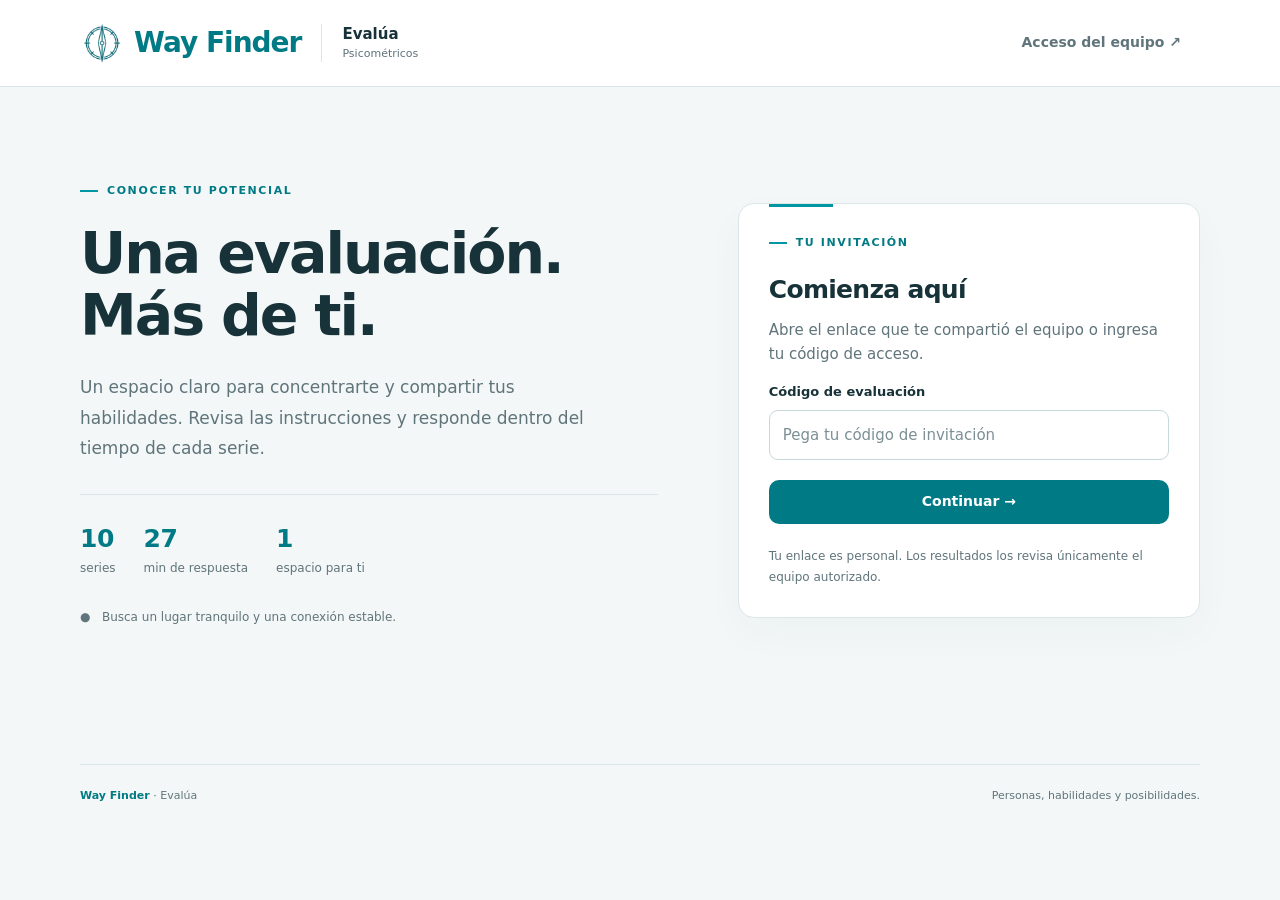
<file: index.html>
<!doctype html><html lang="es"><head><meta charset="utf-8"><meta name="viewport" content="width=device-width,initial-scale=1"><meta name="referrer" content="no-referrer"><meta name="description" content="Way Finder Evalúa. Tu espacio para responder evaluaciones psicométricas."><title>Way Finder · Evalúa</title><link rel="stylesheet" href="style.css"><link rel="icon" type="image/png" href="way-finder-logo.png"></head><body>
<header><a class="brand-lockup" href="./" aria-label="Way Finder Evalúa, inicio"><span class="brand"><img class="brand-logo" src="way-finder-logo.png" alt="" width="44" height="44"><span>Way Finder</span></span><span class="brand-module"><strong>Evalúa</strong><small>Psicométricos</small></span></a><a class="button ghost" href="https://worketers.github.io/Recruitment/admin.html">Acceso del equipo ↗</a></header>
<main id="candidate-main"><p id="invitation-validity" class="notice" role="status" hidden></p><section id="login-screen" class="landing"><div class="intro"><p class="eyebrow">CONOCER TU POTENCIAL</p><h1>Una evaluación.<br>Más de ti.</h1><p class="lead">Un espacio claro para concentrarte y compartir tus habilidades. Revisa las instrucciones y responde dentro del tiempo de cada serie.</p><div class="facts"><span><b>10</b> series</span><span><b id="total-minutes">29</b> min de respuesta</span><span><b>1</b> espacio para ti</span></div><p class="quiet-note">● &nbsp; Busca un lugar tranquilo y una conexión estable.</p></div><div class="card access-card"><p class="eyebrow">TU INVITACIÓN</p><h2>Comienza aquí</h2><p class="muted">Abre el enlace que te compartió el equipo o ingresa tu código de acceso.</p><form id="candidate-login"><label for="candidate-id">Código de evaluación</label><input id="candidate-id" required autocomplete="off" spellcheck="false" placeholder="Pega tu código de invitación"><button id="btn-validate" class="primary full" type="submit">Continuar →</button></form><p id="error-message" class="notice error" role="alert" hidden></p><p class="fine">Tu enlace es personal. Los resultados los revisa únicamente el equipo autorizado.</p></div></section>
<section id="instruction-screen" class="exam-wrap" hidden><div class="section-heading"><div><p class="eyebrow">ANTES DE COMENZAR</p><h1 id="inst-title">Instrucciones</h1></div><span class="badge" id="inst-step"></span></div><div class="progress-track"><div id="inst-progress"></div></div><div class="card"><div class="instruction-time"><span>Tiempo de esta serie</span><strong id="inst-time"></strong><small>El reloj comienza cuando pulses el botón.</small></div><p id="inst-text" class="lead"></p><div class="example-box"><p class="eyebrow">EJEMPLO</p><pre id="inst-example"></pre></div><button id="btn-start-timer" class="primary">Entendido, comenzar serie →</button></div></section>
<section id="test-screen" class="exam-wrap" hidden><div class="test-header"><div><p class="eyebrow" id="test-step"></p><h2 id="serie-title"></h2><p class="muted" id="answer-count" aria-live="polite"></p></div><div class="timer-box"><small>Tiempo restante</small><strong id="timer-display" role="timer">00:00</strong></div></div><form id="answers-form"><div id="questions-container"></div><div class="series-footer"><p class="fine">Al finalizar pasarás a las instrucciones de la siguiente serie.</p><button id="btn-next-serie" class="primary" type="submit">Finalizar serie →</button></div></form></section>
<section id="finish-screen" class="center-wrap" hidden><div class="card"><span class="success-icon" aria-hidden="true">✓</span><p class="eyebrow" id="finish-eyebrow">ENVÍO DE RESPUESTAS</p><h1 id="finish-title">Guardando tu evaluación</h1><p id="finish-message" class="lead" role="status">Mantén esta página abierta mientras confirmamos el guardado.</p><button id="btn-retry" class="primary" hidden>Reintentar envío</button><p id="finish-reference" class="fine"></p></div></section></main>
<dialog id="confirm-series"><div class="dialog-head"><div><p class="eyebrow">ANTES DE CONTINUAR</p><h2>¿Finalizar esta serie?</h2></div></div><div class="dialog-body"><p>Pasarás a la siguiente serie y no podrás volver a estas respuestas.</p><p class="fine">El cronómetro sigue contando mientras decides.</p></div><div class="dialog-actions"><button id="cancel-series" class="secondary">Seguir respondiendo</button><button id="confirm-next" class="primary">Sí, finalizar serie →</button></div></dialog>
<footer><span><strong>Way Finder</strong> · Evalúa</span><span>Personas, habilidades y posibilidades.</span></footer><script src="config.js"></script><script src="data.js"></script><script src="app.js"></script></body></html>
</file>
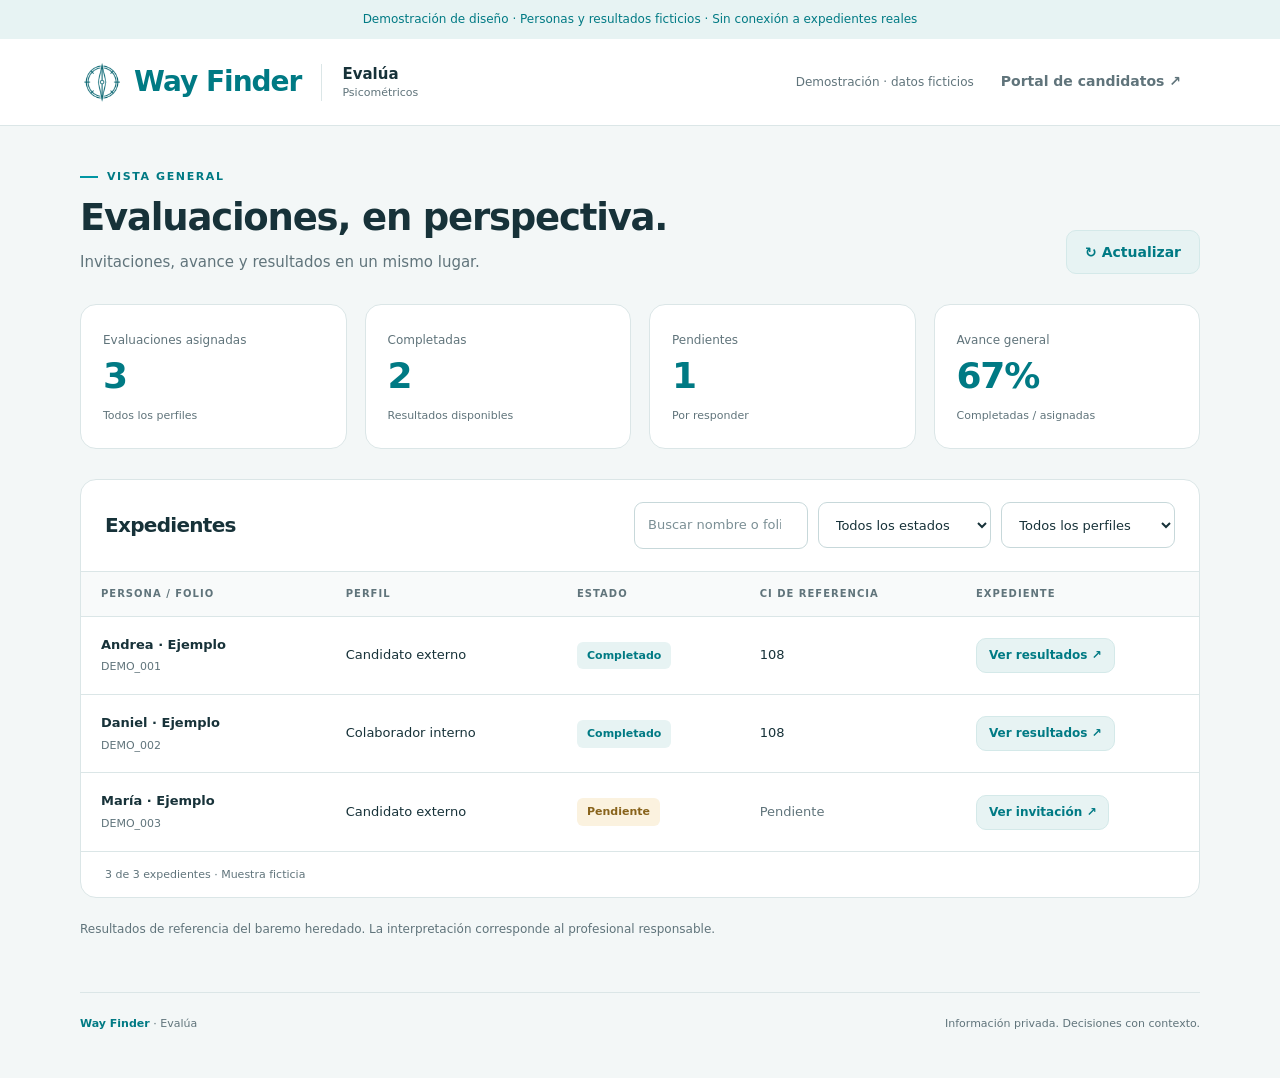
<file: demo.html>
<!doctype html><html lang="es"><head><meta charset="utf-8"><meta name="viewport" content="width=device-width,initial-scale=1"><meta name="referrer" content="no-referrer"><meta name="robots" content="noindex,nofollow"><title>Way Finder · Demostración de resultados</title><link rel="stylesheet" href="style.css"><link rel="icon" type="image/png" href="way-finder-logo.png"></head><body>
<header><a class="brand-lockup" href="./"><span class="brand"><img class="brand-logo" src="way-finder-logo.png" alt="" width="44" height="44"><span>Way Finder</span></span><span class="brand-module"><strong>Evalúa</strong><small>Psicométricos</small></span></a><nav><span id="session-label" class="fine"></span><a class="button ghost" id="candidate-link" href="./">Portal de candidatos ↗</a><button id="logout" class="secondary" hidden>Salir</button></nav></header>
<main><section id="login-panel" class="login-layout"><div><p class="eyebrow">ESPACIO DEL EQUIPO</p><h1>Del resultado<br>a una lectura clara.</h1><p class="lead">Gestiona invitaciones, consulta el avance y reúne cada evaluación en un expediente.</p><p class="quiet-note">● &nbsp; Acceso privado para administración.</p></div><div class="card access-card"><p class="eyebrow">ACCESO AUTORIZADO</p><h2>Bienvenido al equipo</h2><p class="muted">Recibe un código en tu correo autorizado para entrar al panel.</p><form id="request-code"><label for="admin-email">Correo de administración</label><input id="admin-email" type="email" required autocomplete="email" placeholder="tu@empresa.com"><button id="request-button" class="primary full" type="submit">Recibir código →</button></form><form id="verify-code" hidden><label for="admin-code">Código de seis dígitos</label><input id="admin-code" required inputmode="numeric" pattern="[0-9]{6}" maxlength="6" autocomplete="one-time-code" placeholder="000000"><button id="verify-button" class="primary full" type="submit">Entrar al panel →</button></form><p id="login-message" class="notice" role="status" hidden></p><p class="fine">El código vence en diez minutos. La sesión se cierra automáticamente después de dos horas.</p></div></section>
<section id="dashboard" hidden><div class="page-head"><div><p class="eyebrow">VISTA GENERAL</p><h1>Evaluaciones, en perspectiva.</h1><p class="muted">Invitaciones, avance y resultados en un mismo lugar.</p></div><div class="actions"><button id="refresh" class="secondary">↻ Actualizar</button><button id="new-invite" class="primary">+ Nueva invitación</button></div></div><div class="stats"><div class="stat-card"><span>Evaluaciones asignadas</span><strong id="stat-total">—</strong><small>Todos los perfiles</small></div><div class="stat-card"><span>Completadas</span><strong id="stat-done">—</strong><small>Resultados disponibles</small></div><div class="stat-card"><span>Pendientes</span><strong id="stat-pending">—</strong><small>Por responder</small></div><div class="stat-card"><span>Avance general</span><strong id="stat-progress">—</strong><small>Completadas / asignadas</small></div></div><p id="dashboard-error" class="notice error" role="alert" hidden></p><div class="card table-card"><div class="table-tools"><h2>Expedientes</h2><div class="table-filters"><input id="search" aria-label="Buscar por nombre o folio" placeholder="Buscar nombre o folio…" type="search"><select id="status-filter" aria-label="Filtrar por estado"><option value="all">Todos los estados</option><option value="done">Completadas</option><option value="pending">Pendientes</option></select><select id="profile-filter" aria-label="Filtrar por perfil"><option value="all">Todos los perfiles</option><option value="Candidato">Candidatos</option><option value="Empleado">Internos</option></select></div></div><div class="table-scroll"><table><thead><tr><th>Persona / folio</th><th>Perfil</th><th>Estado</th><th>CI de referencia</th><th>Expediente</th></tr></thead><tbody id="records"><tr><td colspan="5" class="empty">Cargando evaluaciones…</td></tr></tbody></table></div><div class="table-foot" id="record-count">Conectando con la hoja…</div></div><p class="admin-footnote">Resultados de referencia del baremo heredado. La interpretación corresponde al profesional responsable.</p></section></main>
<dialog id="invite-dialog"><div class="dialog-head"><div><p class="eyebrow">NUEVA EVALUACIÓN</p><h2>Crea una invitación personal</h2></div><button class="close" aria-label="Cerrar invitación" data-close="invite-dialog">×</button></div><div class="dialog-body"><p class="muted">Genera el enlace y compártelo con la persona que responderá. El sistema no envía mensajes automáticamente.</p><form id="invite-form"><label for="invite-name">Nombre completo</label><input id="invite-name" required maxlength="150" autocomplete="off"><div class="two-fields"><div><label for="invite-type">Perfil</label><select id="invite-type"><option value="Candidato">Candidato externo</option><option value="Empleado">Colaborador interno</option></select></div><div id="age-field"><label for="invite-age">Edad</label><input id="invite-age" type="number" min="18" max="99" required></div></div><label for="invite-email">Correo de referencia <span class="fine">(opcional)</span></label><input id="invite-email" type="email" autocomplete="off"><button id="create-invite" class="primary" type="submit">Crear enlace de evaluación →</button></form><p id="invite-error" class="notice error" hidden role="alert"></p><div id="invitation-result" class="link-result" hidden><p><strong>Invitación creada</strong></p><label for="invitation-url">Enlace personal</label><input id="invitation-url" readonly><div class="actions"><button id="copy-invitation" class="primary">Copiar enlace</button><button id="another-invitation" class="secondary">Crear otra</button></div><p class="fine">Trata este enlace como un acceso privado: permite responder una sola evaluación.</p></div></div></dialog>
<dialog id="result-dialog"><div class="dialog-head"><div><p class="eyebrow">EXPEDIENTE DE EVALUACIÓN</p><h2 id="result-name"></h2><span id="result-status" class="badge"></span></div><button class="close" aria-label="Cerrar expediente" data-close="result-dialog">×</button></div><div id="result-body" class="dialog-body"></div><div class="dialog-actions"><button class="secondary" data-close="result-dialog">Cerrar</button><button id="download-report" class="primary">Descargar reporte PDF ↓</button></div></dialog>
<footer><span><strong>Way Finder</strong> · Evalúa</span><span>Información privada. Decisiones con contexto.</span></footer><script src="config.js"></script><script src="admin.js"></script></body></html>
</file>
<file: style.css>
:root{--wk-primary:#0096a3;--wk-action:#007a84;--wk-ink:#173239;--wk-background:#f3f7f7;--muted:#60747b;--border:#dbe6e7;--soft:#e7f3f3;--radius:16px}*{box-sizing:border-box}body{margin:0;background:var(--wk-background);color:var(--wk-ink);font:15px/1.6 'Segoe UI',system-ui,sans-serif;-webkit-font-smoothing:antialiased}a{color:var(--wk-action);text-decoration:none}button,input,select{font:inherit}button,.button{display:inline-flex;align-items:center;justify-content:center;gap:10px;min-height:44px;padding:10px 18px;border:1px solid transparent;border-radius:10px;font-size:14px;font-weight:650;line-height:1.4;cursor:pointer;transition:background .15s,box-shadow .15s}button:hover,.button:hover{filter:brightness(.95);box-shadow:0 3px 12px #17323912}button:disabled{opacity:.55;cursor:wait}:focus-visible{outline:3px solid var(--wk-primary);outline-offset:3px}.primary{background:var(--wk-action);color:white}.secondary{background:var(--soft);color:var(--wk-action);border-color:#d4e9e9}.ghost{background:transparent;color:var(--muted)}.full{width:100%}[hidden]{display:none!important}
header{background:white;border-bottom:1px solid var(--border);display:flex;align-items:center;justify-content:space-between;gap:24px;padding:21px max(28px,calc((100vw - 1120px)/2))}.brand-lockup{display:flex;align-items:center;gap:20px;color:var(--wk-ink)}.brand{font-size:28px;font-weight:800;color:var(--wk-action);letter-spacing:-1.35px;line-height:1.1}.brand-dot{color:var(--wk-primary)}.brand-module{display:flex;flex-direction:column;border-left:1px solid var(--border);padding-left:20px;line-height:1.35}.brand-module strong{font-size:15px}.brand-module small{font-size:11px;color:var(--muted);margin-top:2px}nav{display:flex;gap:8px;align-items:center}main{max-width:1176px;margin:40px auto;padding:0 28px;min-height:65vh}h1,h2,h3,p{margin-top:0}h1{font-size:clamp(36px,4.5vw,57px);line-height:1.1;letter-spacing:-2px;font-weight:730;margin-bottom:25px}h2{font-size:25px;line-height:1.3;letter-spacing:-.7px;margin-bottom:12px}h3{font-size:17px;letter-spacing:-.3px}.lead{font-size:17px;line-height:1.8;color:var(--muted)}.muted{color:var(--muted)}.eyebrow{display:flex;gap:9px;align-items:center;color:var(--wk-action);font-size:11px;font-weight:750;letter-spacing:1.6px;margin-bottom:22px}.eyebrow:before{content:'';height:2px;width:18px;background:var(--wk-primary);flex-shrink:0}.fine{font-size:12px;color:var(--muted);line-height:1.7}.card{border:1px solid var(--border);border-radius:var(--radius);background:white;padding:30px}.landing{display:grid;grid-template-columns:1.25fr 1fr;gap:80px;align-items:center;padding:55px 0}.intro .lead{max-width:505px}.access-card{box-shadow:0 15px 40px #17323908;position:relative;overflow:hidden}.access-card:before{content:'';position:absolute;top:0;left:30px;width:64px;height:3px;background:var(--wk-primary)}.facts{display:flex;gap:28px;border-top:1px solid var(--border);padding-top:24px;margin:30px 0}.facts span{display:flex;flex-direction:column;color:var(--muted);font-size:12px}.facts b{font-size:25px;color:var(--wk-action);letter-spacing:-.5px}.quiet-note{color:var(--muted);font-size:12px}label{display:block;font-size:13px;font-weight:650;margin:16px 0 7px}input,select{width:100%;padding:12px 13px;min-height:46px;border:1px solid #c7d8da;border-radius:9px;background:white;color:var(--wk-ink)}input::placeholder{color:#7b8f95}form .primary{margin-top:20px}.access-card .fine{margin:22px 0 0}.notice{padding:14px 16px;background:var(--soft);color:var(--wk-ink);border:1px solid #cbe4e3;border-radius:10px;margin:18px 0;font-size:13px}.error{background:#fff1ee;color:#993d30;border-color:#ebc5be}.success-icon{display:inline-flex;background:var(--soft);color:var(--wk-action);align-items:center;justify-content:center;border-radius:50%;width:52px;height:52px;font-size:25px;margin-bottom:28px}
.exam-wrap{max-width:850px;margin:auto}.section-heading{display:flex;justify-content:space-between;align-items:center;gap:20px}.section-heading h1{font-size:34px;letter-spacing:-1px}.section-heading .eyebrow{margin-bottom:10px}.badge{display:inline-flex;align-items:center;padding:5px 10px;border-radius:6px;background:var(--soft);color:var(--wk-action);font-size:11px;font-weight:650;white-space:nowrap}.badge.pending{background:#fbf2df;color:#88631b}.progress-track{height:5px;background:#dceaea;border-radius:5px;margin:5px 0 27px}.progress-track>div{height:100%;background:var(--wk-primary);border-radius:5px}.instruction-time{display:flex;flex-wrap:wrap;align-items:center;gap:10px 20px;border-bottom:1px solid var(--border);padding-bottom:22px;margin-bottom:25px}.instruction-time span{color:var(--muted);font-size:13px}.instruction-time strong{font-size:22px;color:var(--wk-action)}.instruction-time small{width:100%;color:var(--muted);font-size:12px}.example-box{background:var(--wk-background);padding:24px;border:1px solid var(--border);border-radius:12px;margin:25px 0}.example-box pre{white-space:pre-wrap;font:inherit;font-size:14px;margin:0}.test-header{display:flex;justify-content:space-between;align-items:center;gap:20px;background:var(--wk-background);padding:20px 0;border-bottom:1px solid var(--border);margin-bottom:25px;position:sticky;top:0;z-index:2}.test-header .eyebrow{margin-bottom:8px}.test-header h2{font-size:23px}.test-header p{margin-bottom:0}.timer-box{text-align:center;background:white;border:1px solid var(--border);border-radius:12px;padding:12px 20px;min-width:135px}.timer-box small{display:block;font-size:11px;color:var(--muted)}.timer-box strong{font-size:29px;letter-spacing:-1px;font-variant-numeric:tabular-nums;color:var(--wk-action)}.timer-box.warning{border-color:#d7b46a;background:#fffaed}.timer-box.warning strong{color:#88631b}.timer-box.urgent{border-color:#c66b59;background:#fff1ee}.timer-box.urgent strong{color:#993d30}.question-block{margin:0 0 17px;padding:24px;border:1px solid var(--border);border-radius:14px;background:white;min-width:0}.question-block legend{float:left;width:100%;font-size:15px;font-weight:650;margin-bottom:16px;padding:0}.options{clear:both;display:grid;grid-template-columns:1fr 1fr;gap:8px 14px}.option{display:flex;align-items:flex-start;gap:10px;padding:11px 13px;margin:0;border:1px solid var(--border);border-radius:8px;font-size:14px;font-weight:400;cursor:pointer}.option:has(input:checked){background:var(--soft);border-color:var(--wk-primary)}.question-block input[type=radio],.question-block input[type=checkbox]{width:17px;height:17px;min-height:0;flex-shrink:0;margin:3px 0 0;accent-color:var(--wk-action)}.question-block input[type=text]{clear:both;display:block;max-width:380px}.series-footer{display:flex;justify-content:space-between;align-items:center;gap:20px;margin:28px 0}.center-wrap{max-width:650px;margin:70px auto}.center-wrap .card{padding:40px}.center-wrap h1{font-size:35px;letter-spacing:-1px}
.login-layout{display:grid;grid-template-columns:1fr 1fr;gap:90px;align-items:center;max-width:1000px;margin:70px auto}.login-layout h1{font-size:46px}.login-layout .card{max-width:440px}.page-head{display:flex;align-items:flex-end;justify-content:space-between;gap:20px;margin:42px 0 26px}.page-head h1{font-size:37px;letter-spacing:-1.2px;margin-bottom:12px}.page-head .eyebrow{margin-bottom:12px}.page-head p{margin-bottom:0}.actions{display:flex;gap:8px;flex-wrap:wrap}.stats{display:grid;grid-template-columns:repeat(4,1fr);gap:18px;margin:30px 0}.stat-card{border:1px solid var(--border);background:white;border-radius:var(--radius);padding:22px}.stat-card>span{color:var(--muted);font-size:12px}.stat-card strong{display:block;color:var(--wk-action);font-size:36px;letter-spacing:-1.2px;line-height:1.4}.stat-card small{font-size:11px;color:var(--muted)}.table-card{padding:0;overflow:hidden}.table-tools{display:flex;align-items:center;justify-content:space-between;gap:15px;padding:22px 24px;border-bottom:1px solid var(--border)}.table-tools h2{font-size:20px;margin:0}.table-filters{display:flex;gap:10px;max-width:610px;align-items:center}.table-filters input{max-width:280px;font-size:13px}.table-filters select{max-width:180px;font-size:13px}.table-scroll{overflow-x:auto}table{width:100%;border-collapse:collapse;text-align:left;font-size:13px}th{background:#f8fafa;font-size:10px;text-transform:uppercase;letter-spacing:1px;color:var(--muted);padding:14px 20px}td{padding:18px 20px;border-top:1px solid var(--border)}td.name-cell{min-width:180px}td small{display:block;font-size:11px;color:var(--muted);margin-top:3px}td .button{min-height:35px;padding:7px 12px;font-size:12px}.empty{padding:42px 24px;text-align:center;color:var(--muted)}.empty strong{display:block;font-size:17px;color:var(--wk-ink);margin-bottom:8px}.table-foot{padding:14px 24px;border-top:1px solid var(--border);font-size:11px;color:var(--muted)}.admin-footnote{margin:22px 0;font-size:12px;color:var(--muted)}
dialog{border:1px solid var(--border);border-radius:20px;padding:0;width:min(900px,94vw);max-height:92vh;color:var(--wk-ink);box-shadow:0 25px 90px #17323920}dialog::backdrop{background:#17323980}.dialog-head{padding:24px 30px;border-bottom:1px solid var(--border);display:flex;justify-content:space-between;align-items:flex-start;gap:20px}.dialog-head h2{margin:5px 0;font-size:24px}.dialog-head .eyebrow{margin-bottom:9px}.dialog-body{padding:26px 30px}.dialog-actions{padding:20px 30px;border-top:1px solid var(--border);display:flex;justify-content:flex-end;gap:10px;background:#fbfdfd}.close{width:38px;height:38px;min-height:38px;padding:0;background:var(--wk-background);color:var(--muted);font-size:21px}.detail-grid{display:grid;grid-template-columns:repeat(3,1fr);gap:18px;padding-bottom:24px;border-bottom:1px solid var(--border)}.detail-grid dt{font-size:10px;text-transform:uppercase;letter-spacing:.8px;color:var(--muted);margin-bottom:5px}.detail-grid dd{margin:0;font-size:13px;overflow-wrap:anywhere}.result-metrics{display:grid;grid-template-columns:repeat(3,1fr);gap:15px;margin:25px 0}.result-metrics>div{background:var(--soft);padding:18px;border-radius:12px}.result-metrics span{font-size:11px;color:var(--muted)}.result-metrics strong{display:block;color:var(--wk-action);font-size:28px;letter-spacing:-.7px}.result-metrics small{display:block;color:var(--muted);font-size:10px}.profile-chart{margin-top:20px}.series-row{display:grid;grid-template-columns:150px 1fr 62px 130px;gap:15px;align-items:center;padding:11px 0;border-bottom:1px solid #edf1f2;font-size:12px}.series-bar{height:8px;border-radius:5px;background:#edf3f3;overflow:hidden}.series-fill{height:100%;background:var(--wk-primary);border-radius:5px}.series-range{font-size:10px;color:var(--muted)}details{margin-top:25px}summary{cursor:pointer;color:var(--wk-action);font-weight:600;font-size:13px}.answer-audit{white-space:pre-wrap;overflow-wrap:anywhere;font-size:12px;padding:12px;background:var(--wk-background);border-radius:10px;margin-top:10px}.link-result{margin-top:24px;background:var(--soft);padding:20px;border:1px solid #cbe4e3;border-radius:12px}.link-result input{font-size:12px;margin:10px 0}.link-result p{margin-bottom:7px;font-size:13px}.two-fields{display:grid;grid-template-columns:1fr 1fr;gap:18px}.demo-ribbon{padding:10px 20px;background:var(--soft);text-align:center;color:var(--wk-action);font-size:12px}footer{max-width:1120px;display:flex;justify-content:space-between;gap:20px;border-top:1px solid var(--border);padding:22px 0;margin:52px auto 24px;color:var(--muted);font-size:11px}footer strong{color:var(--wk-action)}
@media(max-width:900px){.landing,.login-layout{gap:35px}.table-tools{align-items:flex-start;flex-direction:column}.table-filters{width:100%}.series-row{grid-template-columns:120px 1fr 55px 110px;gap:10px}footer{margin-left:28px;margin-right:28px}}
@media(max-width:650px){header{padding:21px 20px;gap:15px;flex-wrap:wrap}.brand{font-size:26px}.brand-lockup{gap:15px}.brand-module{padding-left:15px}.brand-module strong{font-size:14px}header>.button{font-size:12px;padding:8px 10px}main{margin:24px auto;padding:0 20px}h1{font-size:40px;letter-spacing:-1.5px}.landing{grid-template-columns:1fr;padding:18px 0;gap:30px}.lead{font-size:16px}.facts{gap:24px;margin:25px 0}.card{padding:24px}.login-layout{grid-template-columns:1fr;margin:30px auto;gap:25px}.login-layout h1{font-size:37px}.login-layout .card{max-width:none}.section-heading{gap:12px}.section-heading h1{font-size:27px}.section-heading .badge{font-size:10px}.instruction-time{gap:10px}.example-box{padding:20px}.test-header{gap:12px}.test-header h2{font-size:20px}.timer-box{min-width:108px;padding:10px}.timer-box strong{font-size:25px}.question-block{padding:20px}.options{grid-template-columns:1fr}.series-footer{flex-direction:column;align-items:stretch}.center-wrap{margin:35px auto}.center-wrap .card{padding:28px}.center-wrap h1{font-size:29px}.page-head{margin-top:24px;align-items:flex-start;flex-direction:column}.page-head h1{font-size:32px}.stats{grid-template-columns:1fr 1fr;gap:12px}.stat-card{padding:18px}.stat-card strong{font-size:32px}.table-tools{padding:20px}.table-filters{flex-direction:column;align-items:stretch}.table-filters input,.table-filters select{max-width:none}td,th{padding:14px 16px}.dialog-head,.dialog-body,.dialog-actions{padding:22px}.detail-grid{grid-template-columns:1fr 1fr}.result-metrics{gap:8px}.result-metrics>div{padding:13px 10px}.result-metrics strong{font-size:24px}.series-row{grid-template-columns:1fr 65px;gap:6px 12px;padding:14px 0}.series-bar{grid-row:2;grid-column:1}.series-range{grid-row:2;grid-column:2;font-size:9px}.series-points{text-align:right}.two-fields{grid-template-columns:1fr;gap:0}footer{margin:35px 20px 20px;flex-direction:column;gap:5px}nav{width:100%;justify-content:flex-end}nav span{margin-right:auto;font-size:11px}}
@media(prefers-reduced-motion:reduce){*{transition:none!important}}
.brand-logo{width:44px;height:44px;object-fit:contain;flex-shrink:0}.brand:has(.brand-logo){display:flex;align-items:center;gap:10px;letter-spacing:-1px}@media(max-width:640px){.brand-logo{width:34px;height:34px}.brand:has(.brand-logo){font-size:23px}}
</file>
